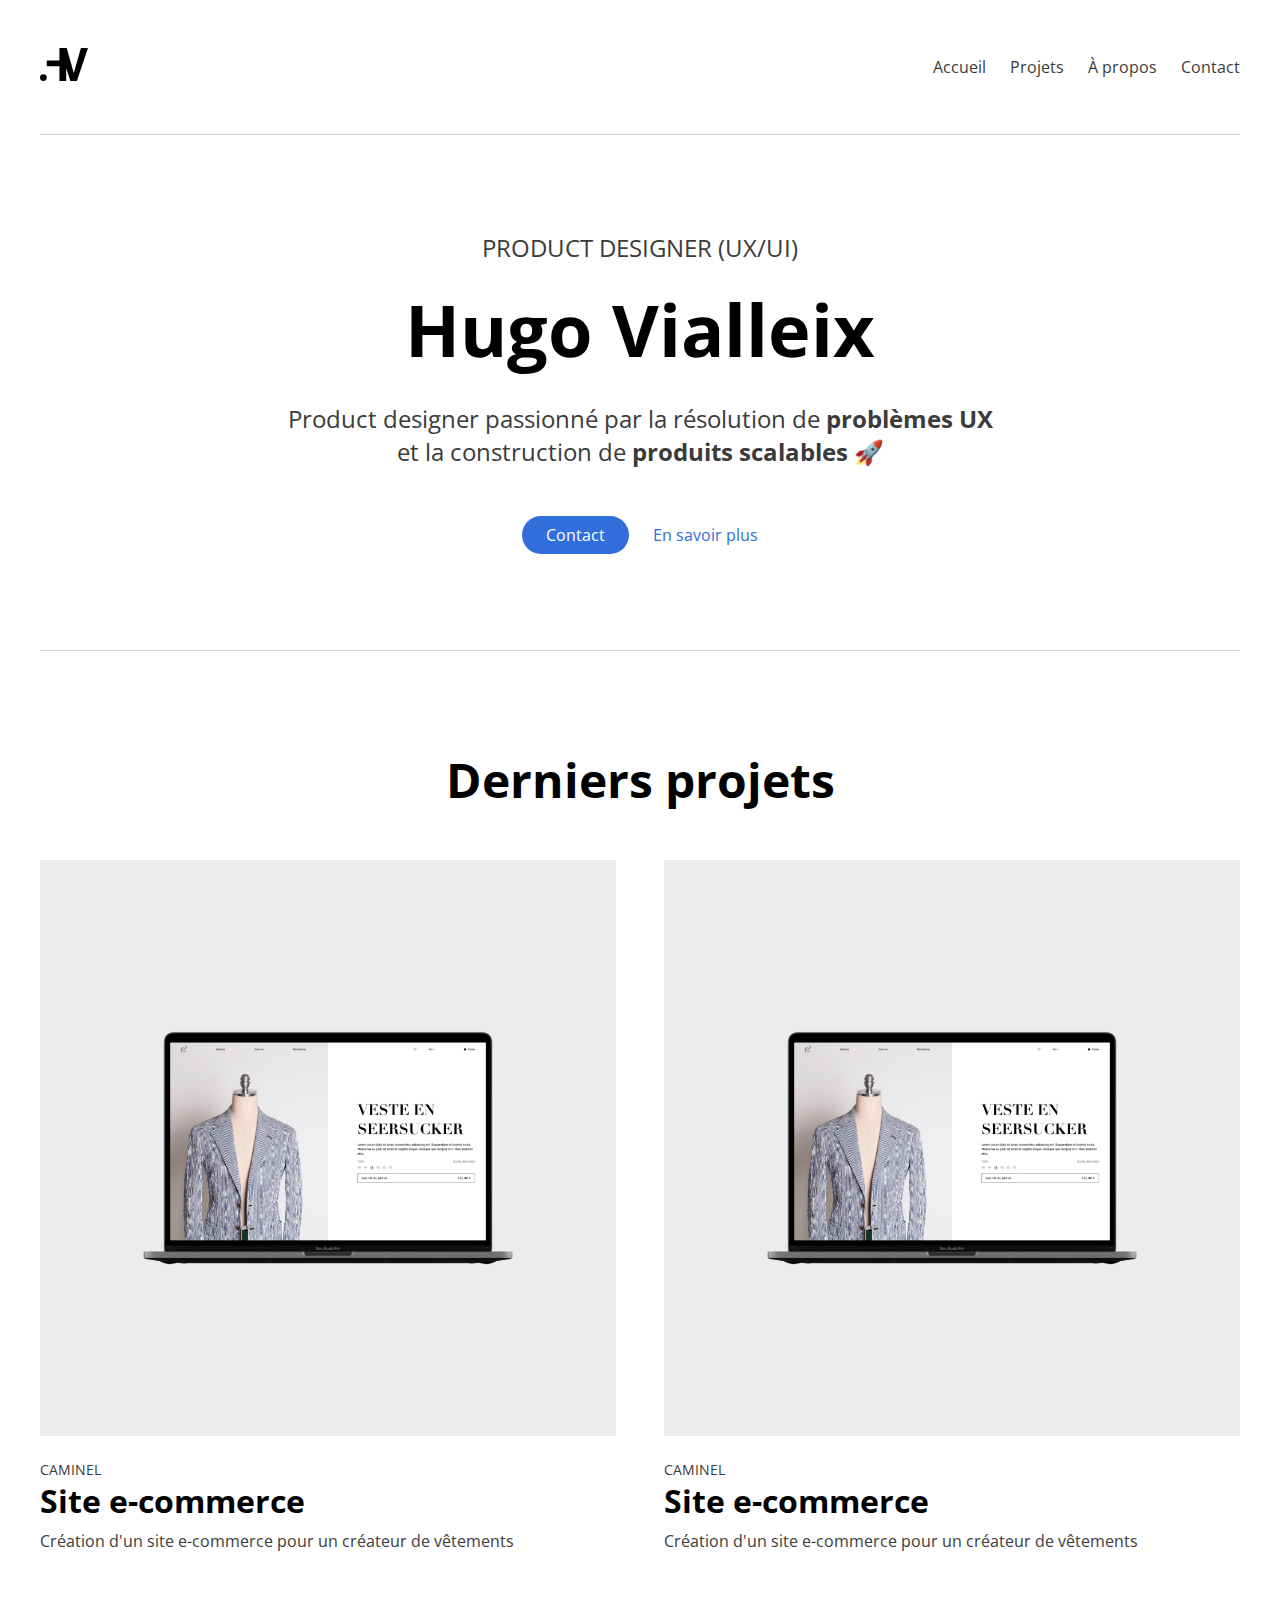
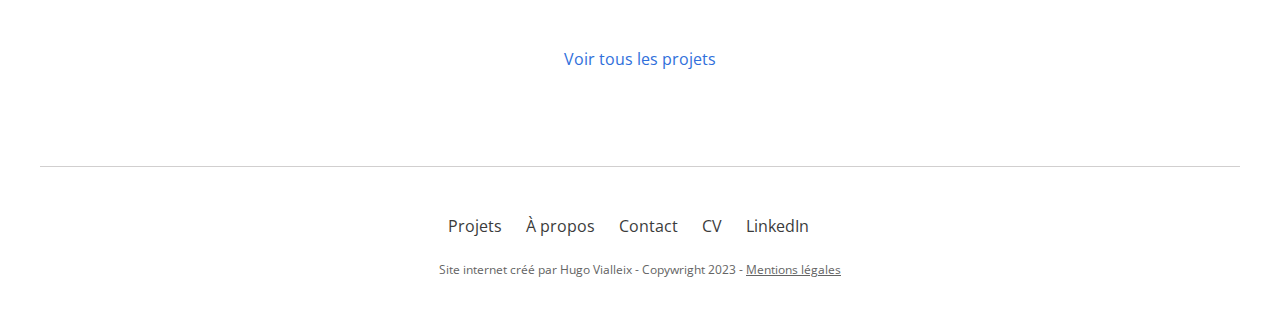
<file: index.html>
<!DOCTYPE html>
<html lang="fr">
<head>
    <meta charset="UTF-8">
    <meta http-equiv="X-UA-Compatible" content="IE=edge">
    <meta name="viewport" content="width=device-width, initial-scale=1.0">
    <title>Hugo Vialleix - Product Designer</title>
    <link rel="stylesheet" href="public/css/style.css">
</head>
<body>
    <header>
        <a href="index.html"><img class="logo" src="public/images/logo.svg" alt="Logo Hugo Vialleix"></a>
        <nav>
            <ul>
                <li><a href="index.html">Accueil</a></li>
                <li><a href="projets.html">Projets</a></li>
                <li><a href="a-propos.html">À propos</a></li>
                <li><a href="contact.html">Contact</a></li>
            </ul>
        </nav>
    </header>
    <main>
        <section class="hero">
            <span>Product Designer (UX/UI)</span>
            <h1>Hugo Vialleix</h1>
            <p>Product designer passionné par la résolution de <em>problèmes UX</em><br>et la construction de <em>produits scalables</em> 🚀</p>
            <div class="hero__links">
                <a class="primaryButton" href="contact.html">Contact</a>
                <a class="secondaryButton" href="a-propos.html">En savoir plus</a>
            </div>
        </section>
        <section class="lastProjects">
            <h2>Derniers projets</h2>
            <div class="projectsGrid">
                <div class="project">
                    <img src="public/images/mockup-caminel.png" alt="">
                    <span>Caminel</span>
                    <h3>Site e-commerce</h3>
                    <p>Création d'un site e-commerce pour un créateur de vêtements</p>
                </div>
                <div class="project">
                    <img src="public/images/mockup-caminel.png" alt="">
                    <span>Caminel</span>
                    <h3>Site e-commerce</h3>
                    <p>Création d'un site e-commerce pour un créateur de vêtements</p>
                </div>
            </div>
            <a class="secondaryButton" href="projets.html">Voir tous les projets</a>
        </section>
    </main>
    <footer>
        <nav>
            <ul>
                <li><a href="projets.html">Projets</a></li>
                <li><a href="a-propos.html">À propos</a></li>
                <li><a href="contact.html">Contact</a></li>
                <li><a href="#" target="_blank">CV</a></li>
                <li><a href="https://www.linkedin.com/in/hugo-vialleix/" target="_blank">LinkedIn</a></li>
            </ul>
        </nav>
        <p>Site internet créé par Hugo Vialleix - Copywright 2023 - <a href="mentions-legales.html">Mentions légales</a></p>
    </footer>
</body>
</html>
</file>
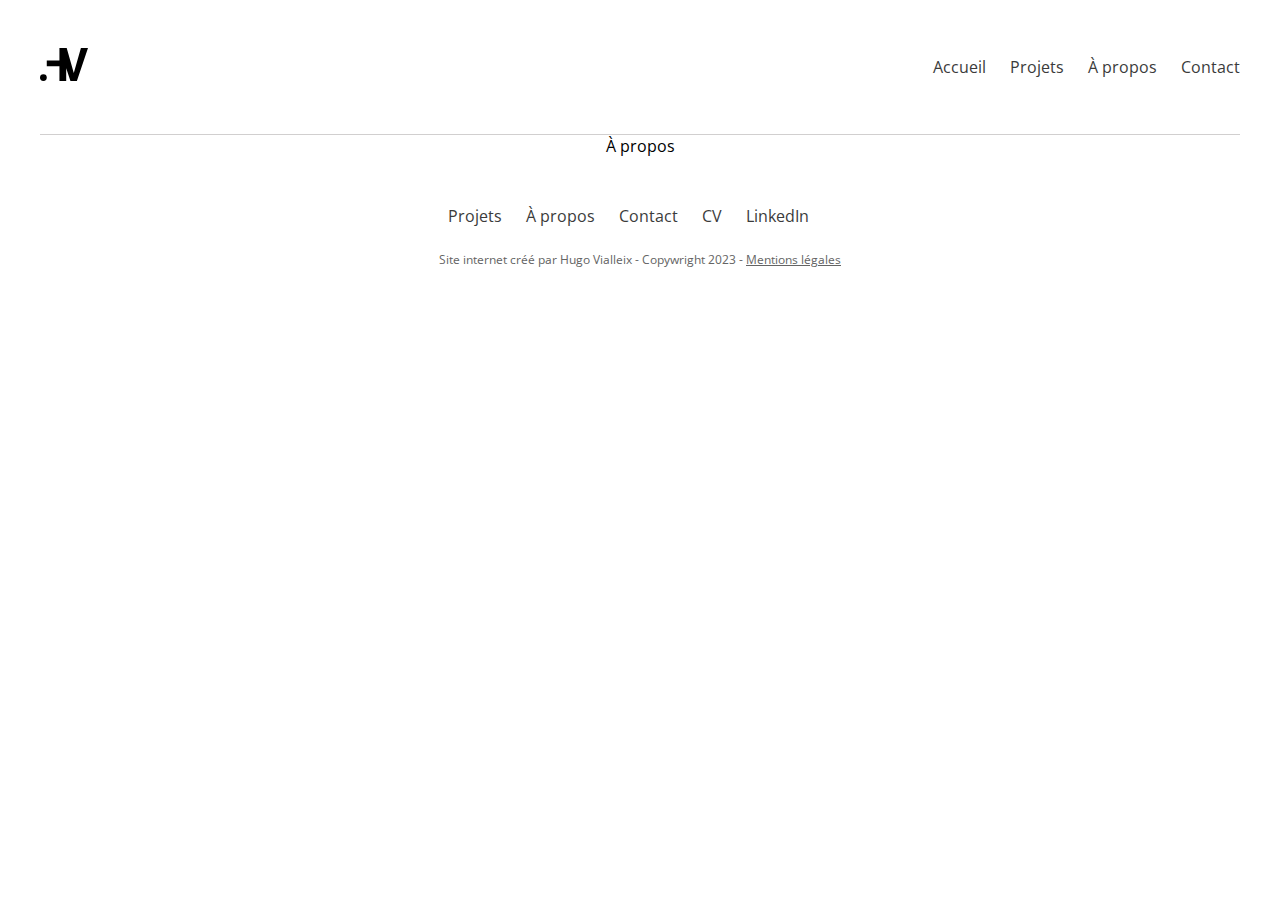
<file: a-propos.html>
<!DOCTYPE html>
<html lang="fr">
<head>
    <meta charset="UTF-8">
    <meta http-equiv="X-UA-Compatible" content="IE=edge">
    <meta name="viewport" content="width=device-width, initial-scale=1.0">
    <title>Hugo Vialleix - À propos</title>
    <link rel="stylesheet" href="public/css/style.css">
</head>
<body>
    <header>
        <a href="index.html"><img class="logo" src="public/images/logo.svg" alt="Logo Hugo Vialleix"></a>
        <nav>
            <ul>
                <li><a href="index.html">Accueil</a></li>
                <li><a href="projets.html">Projets</a></li>
                <li><a href="a-propos.html">À propos</a></li>
                <li><a href="contact.html">Contact</a></li>
            </ul>
        </nav>
    </header>
    <main>
        À propos
    </main>
    <footer>
        <nav>
            <ul>
                <li><a href="projets.html">Projets</a></li>
                <li><a href="a-propos.html">À propos</a></li>
                <li><a href="contact.html">Contact</a></li>
                <li><a href="#" target="_blank">CV</a></li>
                <li><a href="https://www.linkedin.com/in/hugo-vialleix/" target="_blank">LinkedIn</a></li>
            </ul>
        </nav>
        <p>Site internet créé par Hugo Vialleix - Copywright 2023 - <a href="mentions-legales.html">Mentions légales</a></p>
    </footer>
</body>
</html>
</file>
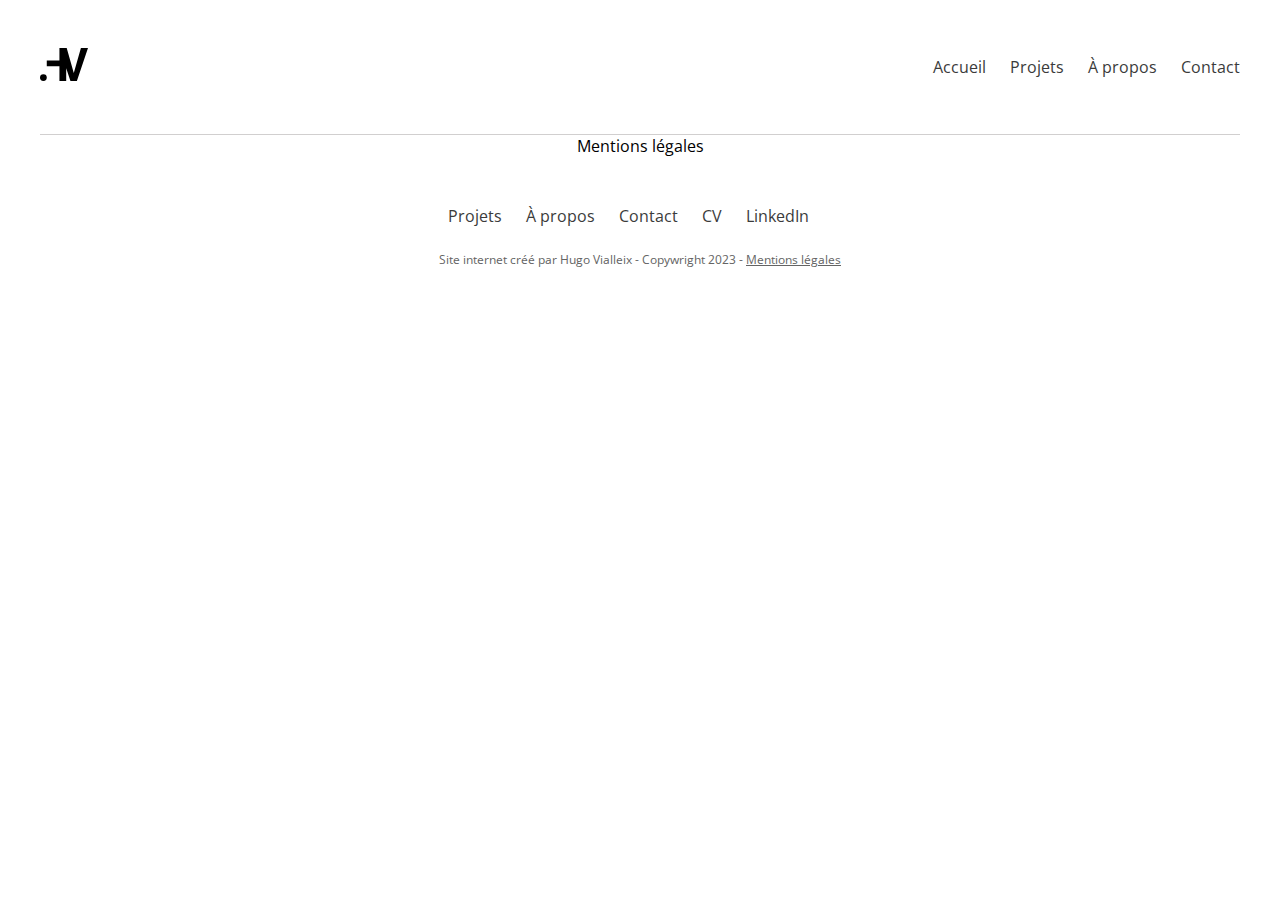
<file: mentions-legales.html>
<!DOCTYPE html>
<html lang="fr">
<head>
    <meta charset="UTF-8">
    <meta http-equiv="X-UA-Compatible" content="IE=edge">
    <meta name="viewport" content="width=device-width, initial-scale=1.0">
    <title>Hugo Vialleix - Mentions légales</title>
    <link rel="stylesheet" href="public/css/style.css">
</head>
<body>
    <header>
        <a href="index.html"><img class="logo" src="public/images/logo.svg" alt="Logo Hugo Vialleix"></a>
        <nav>
            <ul>
                <li><a href="index.html">Accueil</a></li>
                <li><a href="projets.html">Projets</a></li>
                <li><a href="a-propos.html">À propos</a></li>
                <li><a href="contact.html">Contact</a></li>
            </ul>
        </nav>
    </header>
    <main>
        Mentions légales
    </main>
    <footer>
        <nav>
            <ul>
                <li><a href="projets.html">Projets</a></li>
                <li><a href="a-propos.html">À propos</a></li>
                <li><a href="contact.html">Contact</a></li>
                <li><a href="#" target="_blank">CV</a></li>
                <li><a href="https://www.linkedin.com/in/hugo-vialleix/" target="_blank">LinkedIn</a></li>
            </ul>
        </nav>
        <p>Site internet créé par Hugo Vialleix - Copywright 2023 - <a href="mentions-legales.html">Mentions légales</a></p>
    </footer>
</body>
</html>
</file>
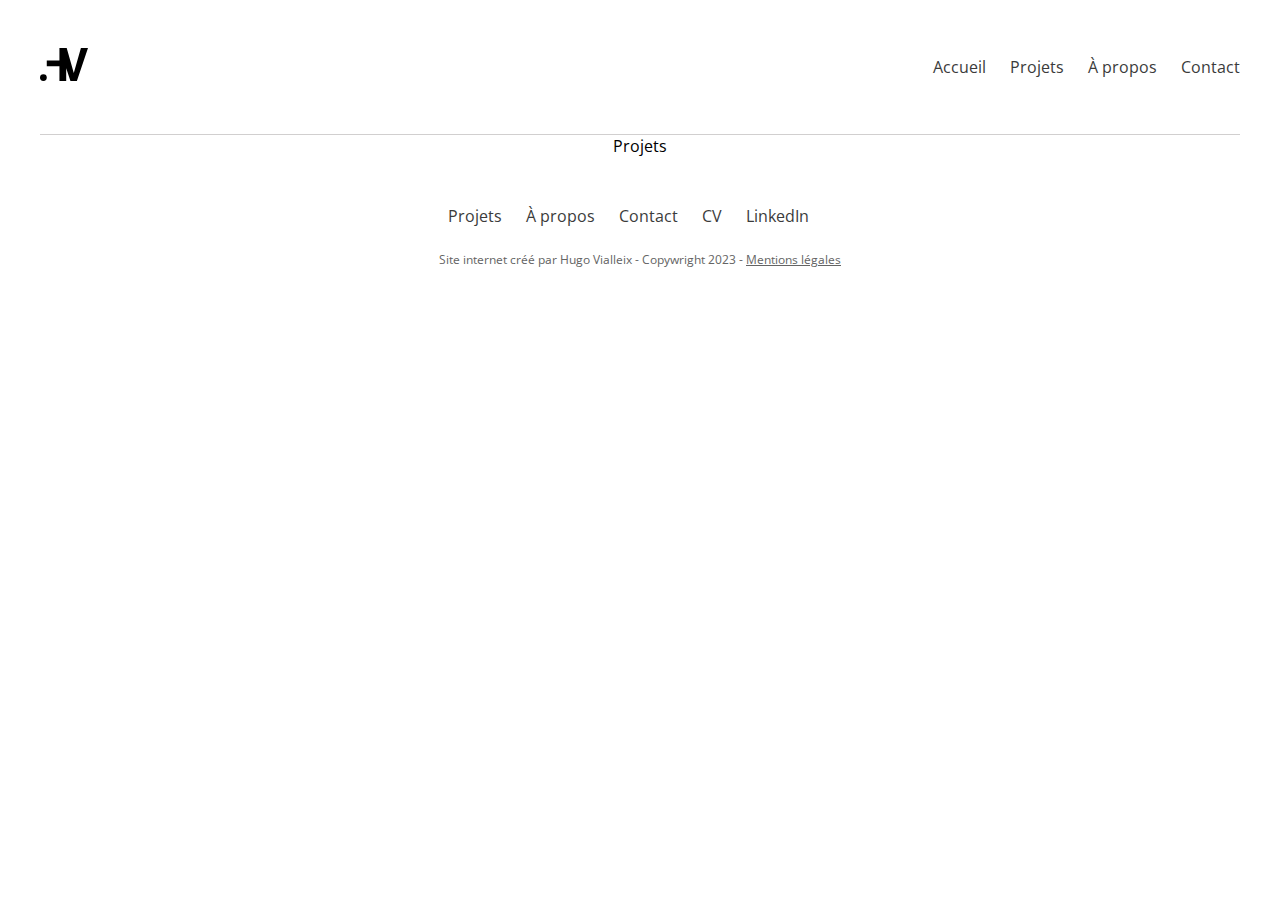
<file: projets.html>
<!DOCTYPE html>
<html lang="fr">
<head>
    <meta charset="UTF-8">
    <meta http-equiv="X-UA-Compatible" content="IE=edge">
    <meta name="viewport" content="width=device-width, initial-scale=1.0">
    <title>Hugo Vialleix - Projets</title>
    <link rel="stylesheet" href="public/css/style.css">
</head>
<body>
    <header>
        <a href="index.html"><img class="logo" src="public/images/logo.svg" alt="Logo Hugo Vialleix"></a>
        <nav>
            <ul>
                <li><a href="index.html">Accueil</a></li>
                <li><a href="projets.html">Projets</a></li>
                <li><a href="a-propos.html">À propos</a></li>
                <li><a href="contact.html">Contact</a></li>
            </ul>
        </nav>
    </header>
    <main>
        Projets
    </main>
    <footer>
        <nav>
            <ul>
                <li><a href="projets.html">Projets</a></li>
                <li><a href="a-propos.html">À propos</a></li>
                <li><a href="contact.html">Contact</a></li>
                <li><a href="#" target="_blank">CV</a></li>
                <li><a href="https://www.linkedin.com/in/hugo-vialleix/" target="_blank">LinkedIn</a></li>
            </ul>
        </nav>
        <p>Site internet créé par Hugo Vialleix - Copywright 2023 - <a href="mentions-legales.html">Mentions légales</a></p>
    </footer>
</body>
</html>
</file>
<file: public/css/style.css>
@import url('https://fonts.googleapis.com/css2?family=Open+Sans:wght@400;700&display=swap');

:root{
    --accent: #306FDB;
    --accentHover: #3375E5;
    --darkGrey: #3B3B3B;
    --mediumGrey: #646464;
    --lightGrey: #D1CFCF;
  }  

*{
    margin: 0;
    padding: 0;
    box-sizing: border-box;
}

body{
    width: 100%;
    display: flex;
    justify-content: flex-start;
    align-items: center;
    flex-direction: column;
    padding: 0 24px;
    font-family: 'Open Sans', 'sans-serif';
    font-size: 16px;
}

em{
    font-style: normal;
    font-weight: 700;
}

header{
    width: 100%;
    max-width: 1200px;
    display: flex;
    justify-content: space-between;
    align-items: center;
    padding: 48px 0;
    border-bottom: 1px solid var(--lightGrey);
}

.logo{
    width: 48px;
}

header nav ul{
    display: flex;
    justify-content: flex-end;
    align-items: center;
    list-style-type: none;
}

header nav ul li{
    margin-left: 24px;
}

header nav ul li a{
    color: var(--darkGrey);
    text-decoration: none;
}

header nav ul li a:hover{
    color: var(--accent);
    text-decoration: underline;
}

main{
    width: 100%;
    max-width: 1200px;
    display: flex;
    justify-content: flex-start;
    align-items: center;
    flex-direction: column;
}

.hero{
    width: 100%;
    display: flex;
    justify-content: flex-start;
    align-items: center;
    flex-direction: column;
    padding: 96px 0;
    border-bottom: 1px solid var(--lightGrey);
}

.hero span{
    text-transform: uppercase;
    color: var(--darkGrey);
    font-size: 24px;
    text-align: center;
}

.hero h1{
    font-size: 72px;
    font-weight: 700;
    margin: 16px 0 24px 0;
    text-align: center;
}

.hero p{
    color: var(--darkGrey);
    font-size: 24px;
    text-align: center;
    margin-bottom: 48px;
}

.hero__links{
    display: flex;
    justify-content: center;
    align-items: center;
}

.primaryButton{
    background: var(--accent);
    color: white;
    padding: 8px 24px;
    border-radius: 24px;
    margin-right: 24px;
    text-decoration: none;
}

.primaryButton:hover{
    background: var(--accentHover);
}

.secondaryButton{
    color: var(--accent);
    text-decoration: none;
}

.secondaryButton:hover{
    text-decoration: underline;
}

.lastProjects{
    width: 100%;
    max-width: 1200px;
    padding: 96px 0;
    display: flex;
    justify-content: flex-start;
    align-items: center;
    flex-direction: column;
    border-bottom: 1px solid var(--lightGrey);
}

.lastProjects h2{
    font-size: 48px;
    font-weight: 700;
    margin-bottom: 48px;
    text-align: center;
}

.projectsGrid{
    width: 100%;
    display: grid;
    grid-template-columns: 1fr 1fr;
    grid-gap: 48px;
    margin-bottom: 96px;
}

.project{
    width: 100%;
    display: flex;
    justify-content: flex-start;
    align-items: flex-start;
    flex-direction: column;
}

.project img{
    width: 100%;
    height: auto;
    object-fit: cover;
    margin-bottom: 24px;
}

.project span{
    text-transform: uppercase;
    color: var(--darkGrey);
    font-size: 14px;
}

.project h3{
    font-size: 32px;
    font-weight: 700;
    margin: 0 0 8px 0;
}

.project p{
    color: var(--darkGrey);
}

footer{
    width: 100%;
    max-width: 1200px;
    display: flex;
    justify-content: center;
    align-items: center;
    flex-direction: column;
    padding: 48px 0;
}

footer nav{
    margin-bottom: 24px;
}

footer nav ul{
    display: flex;
    justify-content: center;
    align-items: center;
    list-style-type: none;
}

footer nav ul li{
    margin-right: 24px;
}

footer nav ul li a{
    color: var(--darkGrey);
    text-decoration: none;
}

footer nav ul li a:hover{
    color: var(--accent);
    text-decoration: underline;
}

footer p{
    font-size: 12px;
    color: var(--mediumGrey);
}

footer p a{
    color: var(--mediumGrey);
}
</file>
